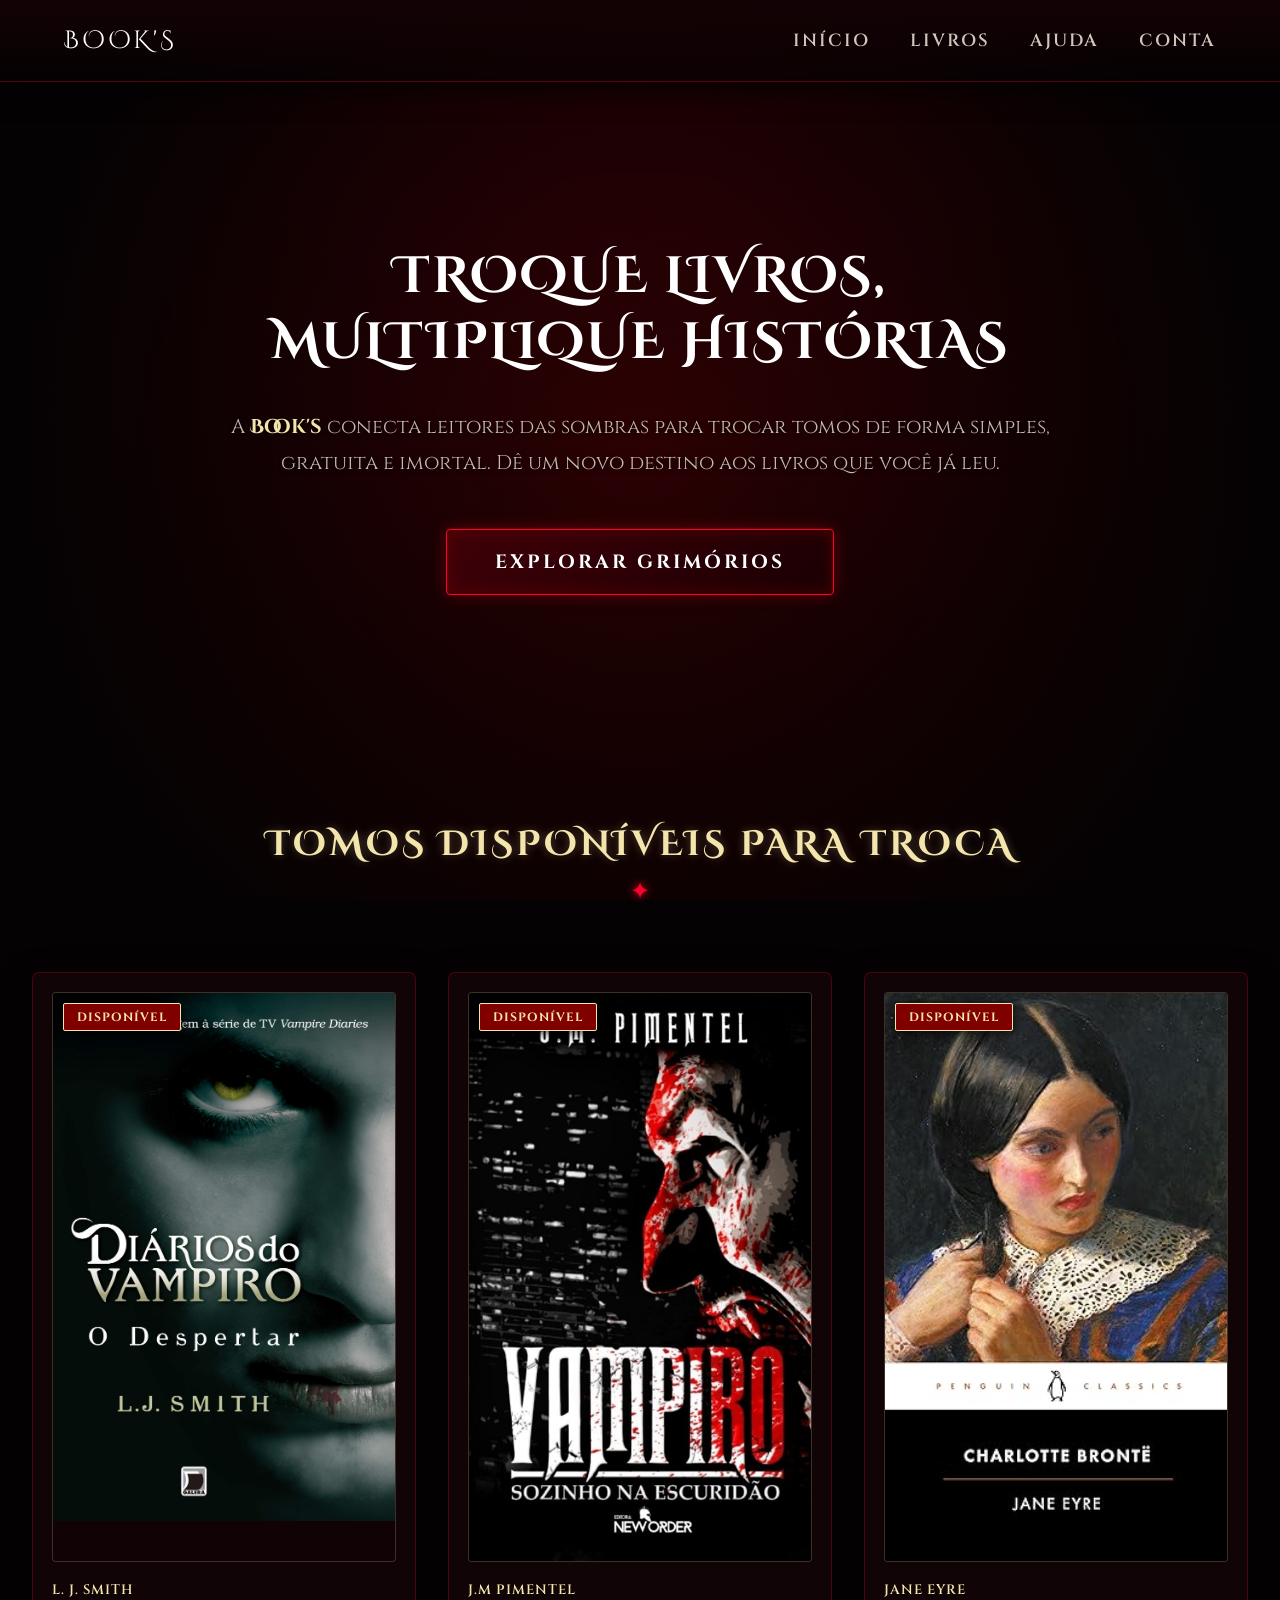
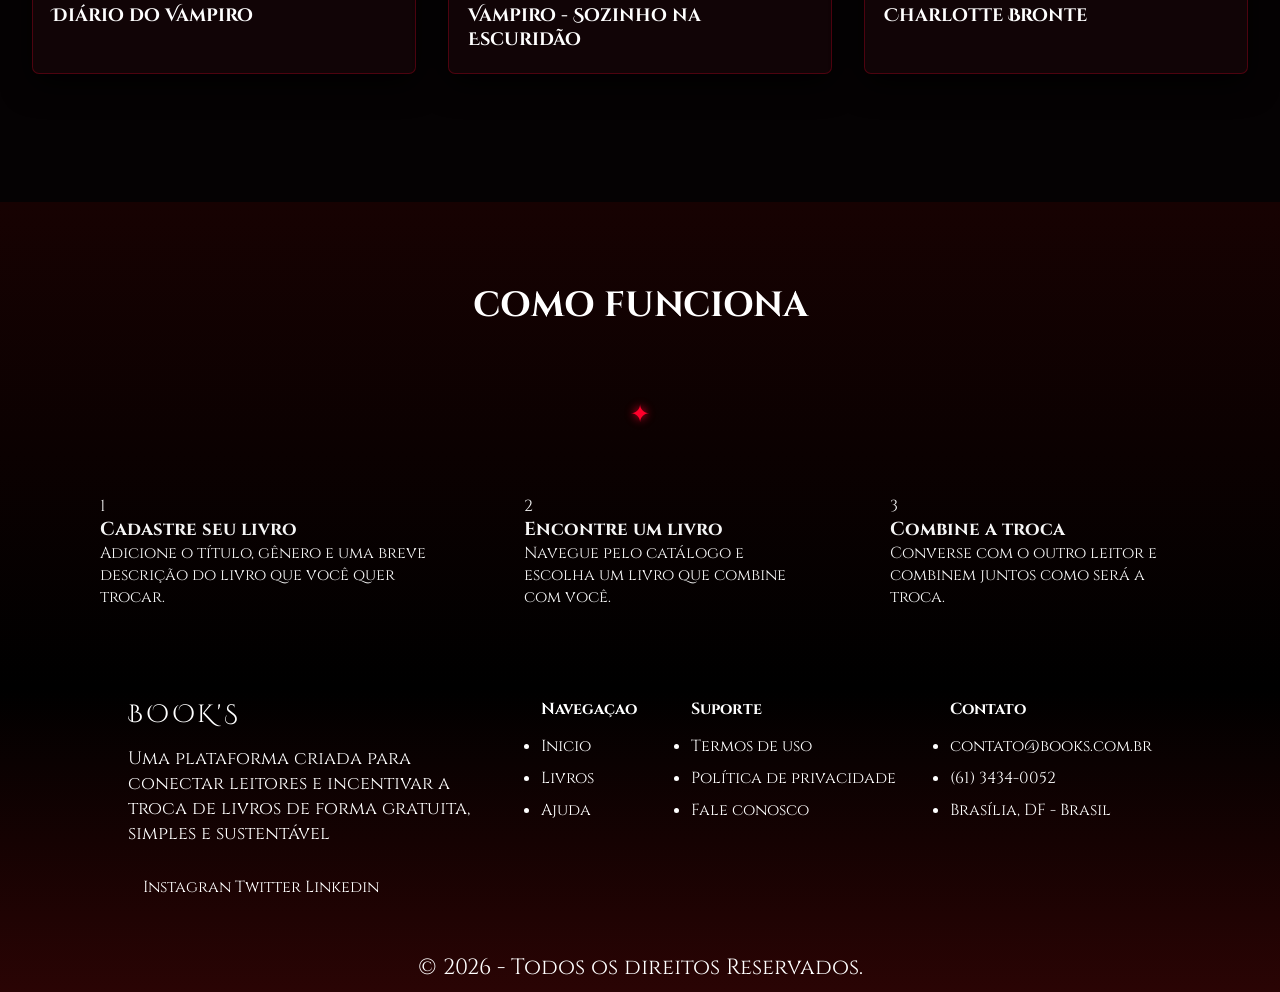
<file: index.html>
<!DOCTYPE html>
<html lang="pt-BR">
<head>
  <meta charset="UTF-8">
  <meta name="viewport" content="width=device-width, initial-scale=1.0">
  <title>BOOK'S - Troque Livros Imortais</title>
  
  <!-- Fontes Góticas e Elegantes do Google Fonts -->
  <link rel="preconnect" href="https://fonts.googleapis.com">
  <link rel="preconnect" href="https://fonts.gstatic.com" crossorigin>
  <link href="https://fonts.googleapis.com/css2?family=Cinzel+Decorative:wght@700;900&family=Cinzel:wght@400;600;700&display=swap" rel="stylesheet">
  
  <link rel="stylesheet" href="style.css">
</head>
<body>

  <!-- Efeito Visual de Névoa de Fundo -->
  <div class="vampire-bg"></div>

  <!-- Cabeçalho -->
  <header class="header">
    <div class="logo">
      BOOK'S
    </div>
    <nav class="nav">
      <a href="#" class="nav-link">INÍCIO</a>
      <a href="#livros" class="nav-link">LIVROS</a>
      <a href="#" class="nav-link">AJUDA</a>
      <a href="login.html" class="nav-link">CONTA</a>
    </nav>
  </header>

  <!-- Seção Principal (Hero) -->
  <main class="hero">
    <div class="hero-content">
      <h1 class="glow-title">
        TROQUE LIVROS,<br>
        <span class="highlight">MULTIPLIQUE HISTÓRIAS</span>
      </h1>

      <p class="description">
        A <strong>Book's</strong> conecta leitores das sombras para trocar tomos de forma simples, gratuita e imortal. Dê um novo destino aos livros que você já leu.
      </p>

      <a href="#livros" class="vampire-btn">
        <span class="btn-text">EXPLORAR GRIMÓRIOS</span>
      </a>
    </div>
  </main>

  <!-- SEÇÃO DE LIVROS DISPONÍVEIS -->
  <section class="books-section" id="livros">
    <div class="section-header">
      <h2 class="section-title">TOMOS DISPONÍVEIS PARA TROCA</h2>
      <div class="divider">✦</div>
    </div>

    <div class="books-grid">
      
      <!-- Card 1: Obsessão Sangria -->
      <article class="book-card">
        <div class="book-cover-wrapper">
          <span class="badge badge-disponivel">Disponível</span>
          <img src="img/diarios-do-vampiro.jpg" alt="Capa do livro">
          <div class="overlay">
            <a href="#" class="btn-trocar">SOLICITAR TROCA</a>
          </div>
        </div>
        <div class="book-info">
          <span class="book-author">L. J. Smith</span>
          <h3 class="book-title">Diário do Vampiro</h3>
        </div>
      </article>

      <article class="book-card">
        <div class="book-cover-wrapper">
          <span class="badge badge-disponivel">Disponível</span>
          <img src="img2/61XzNR2UfTL._SL1000_.jpg" alt="Capa O Castelo de Otranto" class="book-cover">
          <div class="overlay">
            <a href="#" class="btn-trocar">SOLICITAR TROCA</a>
          </div>
        </div>
        <div class="book-info">
          <span class="book-author">J.M Pimentel</span>
          <h3 class="book-title">Vampiro - Sozinho na Escuridão</h3>
        </div>
      </article>

      <!-- Card 3: Cuentos Góticos -->
      <article class="book-card">
        <div class="book-cover-wrapper">
          <span class="badge badge-disponivel">Disponível</span>
          <img src="img3/81pwJjgcwwL._SY466_.jpg" alt="Capa Cuentos Góticos" class="book-cover">
          <div class="overlay">
            <a href="#" class="btn-trocar">SOLICITAR TROCA</a>
          </div>
        </div>
        <div class="book-info">
          <span class="book-author">Jane Eyre</span>
          <h3 class="book-title">Charlotte Bronte</h3>
        </div>
      </article>
    </body>
    
<!-- FIM DA GRID DE CARDS -->
    </div>

  <!-- 1. CERTIFIQUE-SE DE FECHAR A SEÇÃO DE LIVROS AQUI: -->
  </section>


  <!-- 2. AGORA A SEÇÃO DE AJUDA FICA TOTALMENTE SEPARADA ABAIXO -->
  <section class="ajuda" id="ajuda">
    <div class="section-header">
      <h2>COMO FUNCIONA</h2>
      <div class="divider">✦</div>
    </div>

    <div class="todos-passos">
      <div class="passo">
        <span class="numero-passo">1</span>
        <h3>Cadastre seu livro</h3>
        <p>Adicione o título, gênero e uma breve descrição do livro que você quer trocar.</p>
      </div>

      <div class="passo">
        <span class="numero-passo">2</span>
        <h3>Encontre um livro</h3>
        <p>Navegue pelo catálogo e escolha um livro que combine com você.</p>
      </div>

      <div class="passo">
        <span class="numero-passo">3</span>
        <h3>Combine a troca</h3>
        <p>Converse com o outro leitor e combinem juntos como será a troca.</p>
      </div>
    </div>
  </section>
</html>
    <footer>
        <div class="footer-container">
                <div class="footer-coluna">
                        <div class="logo"><span>Book's</span></div>
                        <p>Uma plataforma criada para conectar leitores e incentivar a troca de livros de forma gratuita, simples e sustentável</p>

                        <div class="footer-social">
                            <a href="#"> Instagran </a>
                            <a href="#"> Twitter </a>
                            <a href="#"> Linkedin </a>
                        </div>
                </div>
                <div class="footer-coluna">
                    <h4>Navegaçao</h4>
                    <ul>
                        <li> <a href="#">Inicio</a></li>
                        <li> <a href="#">Livros</a></li>
                        <li> <a href="#">Ajuda</a></li>
                    </ul>
                </div>
                <div class="footer-coluna">
                    <h4>Suporte</h4>
                    <ul>
                        <li> <a href="#">Termos de uso</a></li>
                        <li> <a href="#">Política de privacidade</a></li>
                        <li> <a href="#">Fale conosco</a></li>
                    </ul>
                </div>
                   <div class="footer-coluna">
                    <h4>Contato</h4>
                    <ul>
                        <li> contato@books.com.br</li>
                        <li> (61) 3434-0052</li>
                        <li> Brasília, DF - Brasil</li>
                    </ul>
                </div>
        </div>
        <hr class="footer-linha">  
        <p class="footer-copy"> &copy; 2026 - Todos os direitos Reservados.</p>
    </footer>

</body>

</html>
</file>
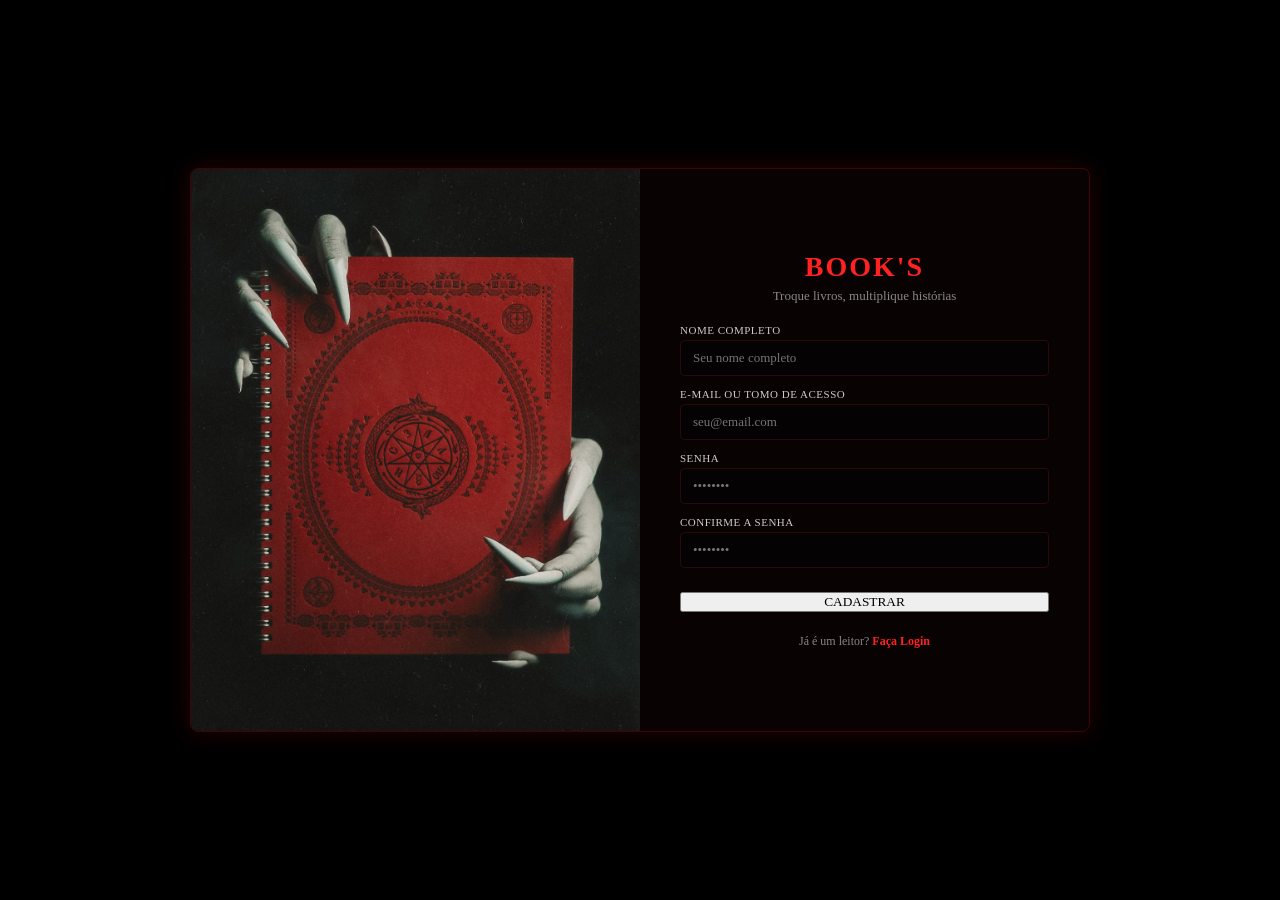
<file: cadastro.html>
<!DOCTYPE html>
<html lang="pt-br">
<head>
    <meta charset="UTF-8">
    <meta name="viewport" content="width=device-width, initial-scale=1.0">
    <link rel="stylesheet" href="login.css">
    <script defer src="cadastroo.js"></script>
    <title>Área de Cadastro | BOOK'S</title>
</head>
<body>

    <main>
       
        <section class="sessao-imagem">
         
            <img src="img4.jpg" alt="Capa Book's">
        </section>
        
        <!-- Lado Direito: Formulário de Cadastro -->
        <section class="sessao-login">
            <div class="area-titulo">
                <h1><span>BOOK'S</span></h1>
                <h2>Troque livros, multiplique histórias</h2>
            </div>

            <form class="form-login" action="#">
                <div class="campo-input">
                    <label for="nome">Nome Completo</label>
                    <input type="text" id="nome" placeholder="Seu nome completo" required>
                </div>

                <div class="campo-input">
                    <label for="email">E-mail ou Tomo de Acesso</label>
                    <input type="email" id="email" placeholder="seu@email.com" required>
                </div>

                <div class="campo-input">
                    <label for="senha">Senha</label>
                    <input type="password" id="senha" placeholder="••••••••" required>
                </div>

                <!-- CAMPO ADICIONADO: CONFIRMAR SENHA -->
                <div class="campo-input">
                    <label for="confirmar-senha">Confirme a Senha</label>
                    <input type="password" id="confirmar-senha" placeholder="••••••••" required>
                </div>

                <label id="msg-erro"></label>

                <button type="submit" id ="btn-cadastrar">CADASTRAR</button>

                <p class="criar-conta">
                    Já é um leitor? <a href="login.html">Faça Login</a>
                </p>
            </form>
        </section>
    </main>

</body>
</html>
</file>
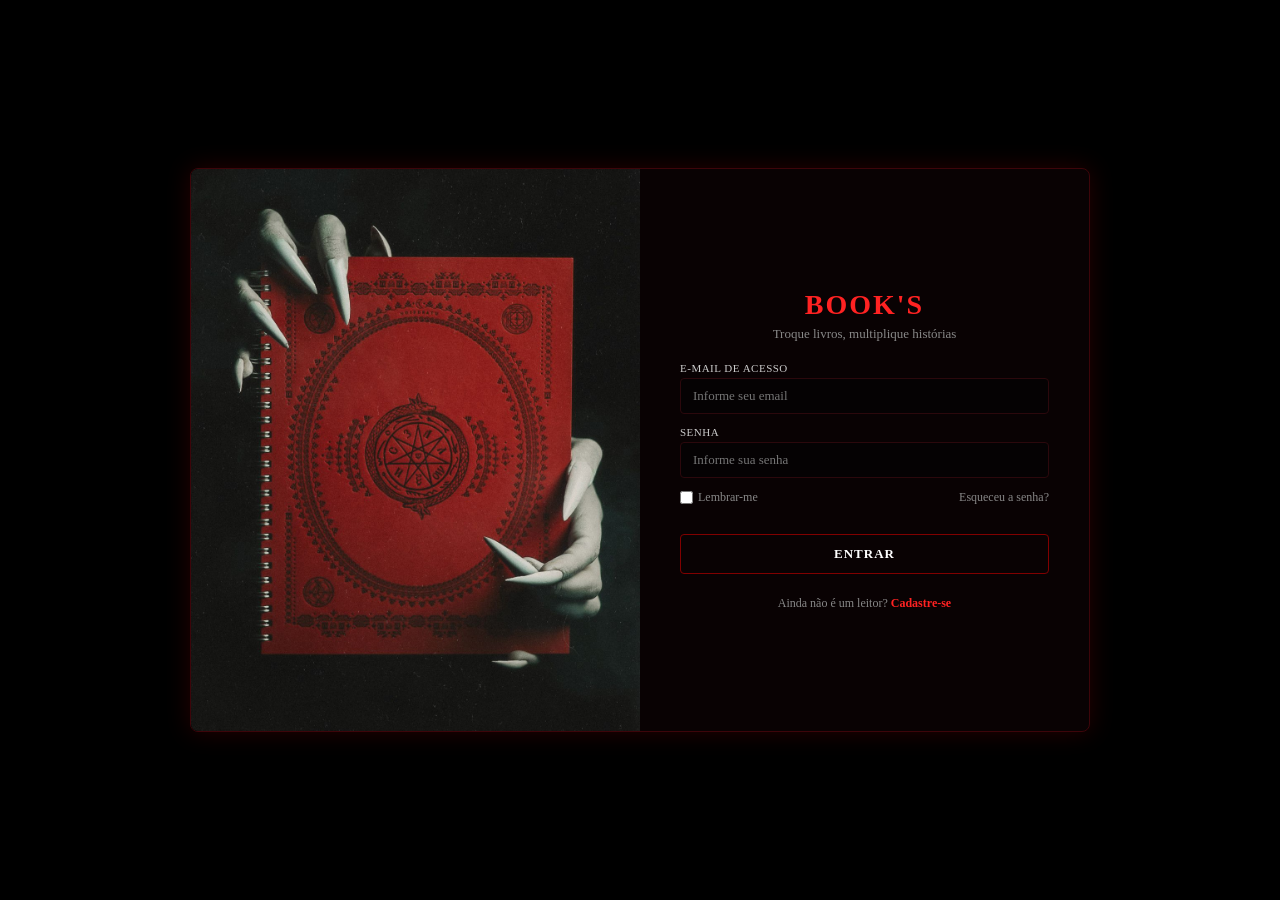
<file: login.html>
<!DOCTYPE html>
<html lang="pt-br">
<head>
    <meta charset="UTF-8">
    <meta name="viewport" content="width=device-width, initial-scale=1.0">
    <link rel="stylesheet" href="login.css">
    <script defer src="login.js"></script>
    <title>Área de Login | BOOK'S</title>
</head>
<body>

    <main>
        <!-- Lado Esquerdo: Imagem -->
        <section class="sessao-imagem">
            <img src="img4.jpg" alt="Capa Book's">
        </section>
        
        <!-- Lado Direito: Formulário de Login -->
        <section class="sessao-login">
            <div class="area-titulo">
                <h1><span>BOOK'S</span></h1>
                <h2>Troque livros, multiplique histórias</h2>
            </div>

            <form class="form-login" action="#">
                <div class="campo-input">
                    <label for="email">E-mail de Acesso</label>
                    <input type="text" id="email" placeholder="Informe seu email">
                </div>

                <div class="campo-input">
                    <label for="senha">Senha</label>
                    <input type="password" id="senha" placeholder="Informe sua senha">
                </div>

                <div class="opcoes-login">
                    <label class="lembrar">
                        <input type="checkbox"> Lembrar-me
                    </label>
                    <a href="" class="esqueci-senha">Esqueceu a senha?</a>
                </div>

                <!-- Corrigido o espaço no id -->
                <p id="msg-login"></p> 

                <!-- Adicionado id="btn-acessar" ao botão -->
                <button type="button" id="btn-acessar" class="btn-login">ENTRAR</button>

                <p class="criar-conta">
                    Ainda não é um leitor? <a href="cadastro.html">Cadastre-se</a>
                </p>
            </form>
        </section>
    </main> 
</body>
</html>
</file>
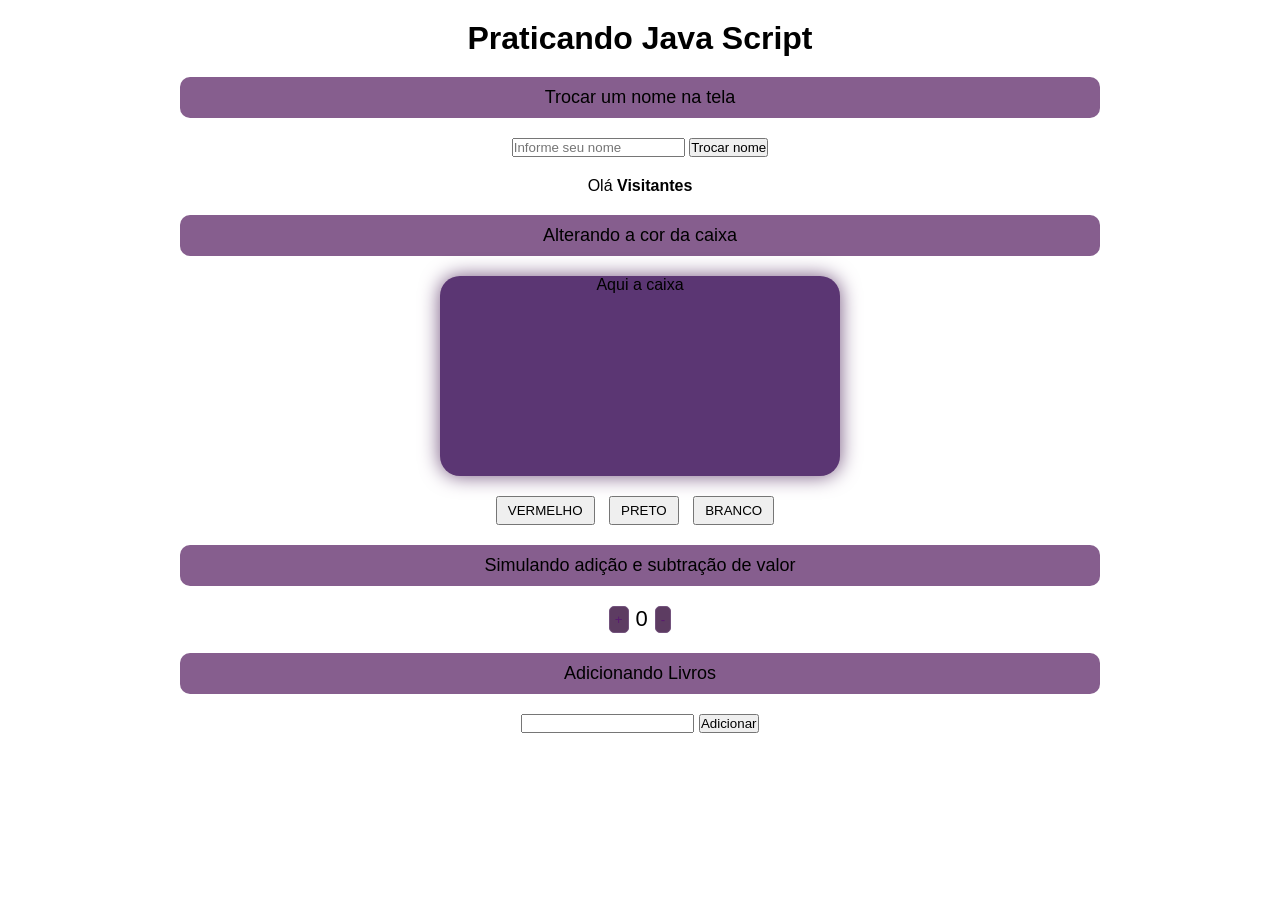
<file: praticando.js/home.html>
<!DOCTYPE html>
<html lang="pt-BR">

<head>
    <meta charset="UTF-8">
    <meta name="viewport" content="width=device-width, initial-scale=1.0">
    <link rel="stylesheet" href="home.css">
    <title>Praticando</title>
</head>

<body>

    <main>
        <h1>Praticando Java Script</h1>
        <section>
            <h2>Trocar um nome na tela </h2>
            <input type="text" id="nome-entrada" placeholder="Informe seu nome ">
            <button id="btn-troca"> Trocar nome </button>
            <p> Olá <b id="nome-saida"> Visitantes </b></p>
        </section>
        <section>
            <h2>Alterando a cor da caixa</h2>
            <div id="caixa"> Aqui a caixa</div>
            <button id="btn_vermelho" class="btn">VERMELHO</button>
            <button id="btn_preto" class="btn">PRETO</button>
            <button id="btn_branco" class="btn">BRANCO</button>
        </section>

        <h2>Simulando adição e subtração de valor</h2>
        <section class="area_add_sub">

            <button id="btn_mais"> + </button>
            <p id="valor_real"> 0 </p>
            <button id="btn_menos"> - </button>
        </section>

        <h2> Adicionando Livros</h2>
        <section class="area-livros">
            <input type="text" id="nome_livro">
            <button id="adiciona_livro"> Adicionar </button>
            
            <ul id="lista_livros"></ul>
        </section>

    </main>
    <script src="home.js"></script>
</body>

</html>
</file>
<file: style.css>
/* RESET BÁSICO E VARIÁVEIS */
* {
  margin: 0;
  padding: 0;
  box-sizing: border-box;
}

html {
  scroll-behavior: smooth;
}

:root {
  --bg-dark: #050203;
  --red-dark: #2b0408;
  --red-blood: #800000;
  --red-bright: #ff002b;
  --text-gold: #f3e5ab;
  --text-white: #f5f5f5;
  --font-gothic: 'Cinzel Decorative', serif;
  --font-serif: 'Cinzel', serif;
}

body {
  background-color: var(--bg-dark);
  color: var(--text-white);
  font-family: var(--font-serif);
  min-height: 100vh;
  display: flex;
  flex-direction: column;
  overflow-x: hidden;
  position: relative;
}

/* Efeito de Névoa & Vignette Vampiresca ao Fundo */
.vampire-bg {
  position: fixed;
  top: 0;
  left: 0;
  width: 100vw;
  height: 100vh;
  background: 
    radial-gradient(circle at center, rgba(128, 0, 0, 0.25) 0%, rgba(5, 2, 3, 0.95) 80%),
    radial-gradient(circle at 50% -20%, rgba(255, 0, 43, 0.15), transparent 70%);
  pointer-events: none;
  z-index: -1;
}

/* HEADER */
.header {
  display: flex;
  justify-content: space-between;
  align-items: center;
  padding: 1.5rem 4rem;
  background: linear-gradient(180deg, rgba(20, 2, 5, 0.95) 0%, rgba(5, 2, 3, 0.6) 100%);
  border-bottom: 1px solid rgba(255, 0, 43, 0.3);
  box-shadow: 0 4px 25px rgba(0, 0, 0, 0.9);
  position: sticky;
  top: 0;
  z-index: 100;
  backdrop-filter: blur(8px);
}

/* LOGO BRILHANTE */
.logo {
  font-family: var(--font-gothic);
  font-size: 2.2rem;
  font-weight: 900;
  letter-spacing: 3px;
  color: #fff;
  text-transform: uppercase;
  animation: vampireGlow 3s infinite alternate ease-in-out;
}

/* NAVEGAÇÃO */
.nav {
  display: flex;
  gap: 2.5rem;
}

.nav-link {
  color: #d1c7bd;
  text-decoration: none;
  font-size: 1.1rem;
  font-weight: 600;
  letter-spacing: 2px;
  transition: all 0.3s ease;
  position: relative;
}

.nav-link:hover {
  color: var(--red-bright);
  text-shadow: 0 0 10px var(--red-bright), 0 0 20px var(--red-blood);
  transform: translateY(-2px);
}

/* HERO SECTION */
.hero {
  min-height: 75vh;
  display: flex;
  justify-content: center;
  align-items: center;
  text-align: center;
  padding: 4rem 2rem;
}

.hero-content {
  max-width: 900px;
}

/* TÍTULO PRINCIPAL CABULOSO COM BRILHO PULSANTE */
.glow-title {
  font-family: var(--font-gothic);
  font-size: 3.2rem;
  line-height: 1.3;
  letter-spacing: 2px;
  color: #ffffff;
  text-transform: uppercase;
  margin-bottom: 2rem;
  animation: titlePulse 4s infinite alternate ease-in-out;
}

.glow-title .highlight {
  color: #fff;
  display: block;
}

/* DESCRIÇÃO */
.description {
  font-size: 1.25rem;
  line-height: 1.8;
  color: #c2b9b0;
  margin-bottom: 3rem;
  font-weight: 400;
  text-shadow: 0 2px 4px rgba(0, 0, 0, 0.8);
}

.description strong {
  color: var(--text-gold);
  font-family: var(--font-gothic);
}

/* BOTÃO VAMPIRESCO */
.vampire-btn {
  display: inline-block;
  padding: 1.2rem 3rem;
  background: linear-gradient(135deg, #400008 0%, #1a0003 100%);
  color: #ffffff;
  text-decoration: none;
  font-family: var(--font-serif);
  font-size: 1.2rem;
  font-weight: 700;
  letter-spacing: 3px;
  border: 1px solid var(--red-bright);
  border-radius: 4px;
  box-shadow: 0 0 15px rgba(255, 0, 43, 0.3), inset 0 0 15px rgba(128, 0, 0, 0.5);
  transition: all 0.4s ease;
}

.vampire-btn:hover {
  background: linear-gradient(135deg, var(--red-blood) 0%, #400008 100%);
  border-color: #ff4d6d;
  box-shadow: 0 0 30px rgba(255, 0, 43, 0.8), inset 0 0 20px rgba(255, 0, 43, 0.6);
  transform: scale(1.05);
  color: #fff;
}

/* ===================================
   SEÇÃO DE LIVROS DISPONÍVEIS
   =================================== */
.books-section {
  padding: 4rem 2rem 8rem 2rem;
  max-width: 1400px;
  margin: 0 auto;
}

.section-header {
  text-align: center;
  margin-bottom: 4rem;
}

.section-title {
  font-family: var(--font-gothic);
  font-size: 2.2rem;
  color: var(--text-gold);
  letter-spacing: 3px;
  text-shadow: 0 0 10px rgba(243, 229, 171, 0.3);
}

.divider {
  color: var(--red-bright);
  font-size: 1.5rem;
  margin-top: 0.5rem;
  text-shadow: 0 0 10px var(--red-bright);
}

/* GRID DE CARDS */
.books-grid {
  display: grid;
  grid-template-columns: repeat(auto-fit, minmax(240px, 1fr));
  gap: 2rem; 
  
  justify-content: center;
}

/* CARD DE LIVRO VITORIANO */
.book-card {
  background: rgba(20, 5, 8, 0.85);
  border: 1px solid rgba(255, 0, 43, 0.25);
  border-radius: 7px;
  padding: 1.2rem;
  box-shadow: 0 10px 30px rgba(0, 0, 0, 0.9);
  transition: all 0.4s cubic-bezier(0.175, 0.885, 0.32, 1.275);
  display: flex;
  flex-direction: column;
  position: relative;
}

.book-card:hover {
  transform: translateY(-10px) scale(1.02);
  border-color: var(--red-bright);
  box-shadow: 0 15px 35px rgba(255, 0, 43, 0.35), 0 0 15px rgba(128, 0, 0, 0.5);
}

/* CONTAINER DA CAPA */
.book-cover-wrapper {
  position: relative;
  width: 100%;
  height: 570px; /*largura*/
  overflow: hidden;
  border-radius: 4px;
  border: 1px solid rgba(243, 229, 171, 0.2);
  background-color: #110305;
}

.book-cover {
  width: 100%;
  height: 100%;
  object-fit: cover;
  transition: transform 0.5s ease;

}

.book-card:hover .book-cover {
  transform: scale(1.08);
}

/* BADGES (SELOS) */
.badge {
  position: absolute;
  top: 10px;
  left: 10px;
  padding: 0.3rem 0.8rem;
  font-size: 0.75rem;
  font-weight: 700;
  letter-spacing: 1px;
  text-transform: uppercase;
  border-radius: 2px;
  z-index: 2;
  box-shadow: 0 2px 10px rgba(0, 0, 0, 0.8);
}

.badge-disponivel {
  background: var(--red-blood);
  color: var(--text-gold);
  border: 1px solid var(--text-gold);
}

.badge-reservado {
  background: #2a2a2a;
  color: #888;
  border: 1px solid #444;
}

/* EFEITO DE HOVER DA CAPA (OVERLAY) */
.overlay {
  position: absolute;
  inset: 0;
  background: rgba(5, 2, 3, 0.85);
  display: flex;
  justify-content: center;
  align-items: center;
  opacity: 0;
  transition: opacity 0.4s ease;
  backdrop-filter: blur(3px);
}

.book-card:hover .overlay {
  opacity: 1;
}

.btn-trocar {
  padding: 0.8rem 1.4rem;
  background: var(--red-blood);
  color: var(--text-gold);
  text-decoration: none;
  font-size: 0.85rem;
  font-weight: 700;
  letter-spacing: 2px;
  border: 1px solid var(--red-bright);
  box-shadow: 0 0 15px var(--red-blood);
  transition: all 0.3s ease;
  text-align: center;
}

.btn-trocar:hover {
  background: var(--red-bright);
  color: #fff;
  box-shadow: 0 0 20px var(--red-bright);
  transform: scale(1.05);
}

.btn-trocar.disabled {
  background: #333;
  border-color: #555;
  color: #777;
  cursor: not-allowed;
  box-shadow: none;
}

/* INFORMAÇÕES DO LIVRO */
.book-info {
  padding-top: 1.2rem;
  display: flex;
  flex-direction: column;
  flex: 1;
}

.book-author {
  font-size: 0.85rem;
  color: var(--text-gold);
  letter-spacing: 1px;
  text-transform: uppercase;
  font-weight: 600;
}

.book-title {
  font-family: var(--font-gothic);
  font-size: 1.15rem;
  margin: 0.3rem 0 0.1rem 0;
  color: #fff;
  line-height: 1.3;
}

.book-sub {
  font-size: 0.8rem;
  color: rgba(255, 0, 43, 0.9);
  margin-bottom: 0.6rem;
  font-style: italic;
}

.book-condition {
  font-size: 0.85rem;
  color: #a0958d;
  margin-bottom: 0.8rem;
}

.book-condition span {
  color: #ddd;
}

.owner-tag {
  font-size: 0.8rem;
  color: rgba(243, 229, 171, 0.7);
  margin-top: auto;
  border-top: 1px solid rgba(255, 0, 43, 0.2);
  padding-top: 0.6rem;
}

/* ANIMAÇÕES DE BRILHO (GLOW) */
@keyframes vampireGlow {
  0% {
    text-shadow: 
      0 0 5px #fff,
      0 0 10px var(--red-bright),
      0 0 20px var(--red-blood);
  }
  100% {
    text-shadow: 
      0 0 10px #fff,
      0 0 25px var(--red-bright),
      0 0 45px var(--red-bright),
      0 0 60px var(--red-blood);
  }
}

@keyframes titlePulse {
  0% {
    text-shadow: 
      0 0 10px rgba(255, 255, 255, 0.8),
      0 0 20px rgba(128, 0, 0, 0.8),
      0 0 30px rgba(128, 0, 0, 0.6);
  }
  50% {
    text-shadow: 
      0 0 15px rgba(255, 255, 255, 1),
      0 0 30px rgba(255, 0, 43, 0.9),
      0 0 50px rgba(255, 0, 43, 0.7),
      0 0 70px rgba(128, 0, 0, 0.9);
  }
  100% {
    text-shadow: 
      0 0 8px rgba(255, 255, 255, 0.7),
      0 0 18px rgba(128, 0, 0, 0.8),
      0 0 35px rgba(128, 0, 0, 0.5);
  }
}

/* RESPONSIVIDADE PARA CELULARES */
@media (max-width: 768px) {
  .header {
    flex-direction: column;
    gap: 1.5rem;
    padding: 1.5rem;
  }

  .glow-title {
    font-size: 2rem;
  }

  .description {
    font-size: 1rem;
  }

  .books-grid {
    grid-template-columns: 1fr;
  }
}
img {
  width:100%;
  height: auto;
  }
.ajuda {
  background-color: #000000;
    padding: 80px 100px;
}
 
.ajuda h2 {
  color: #5d1010;
    text-align: center;
    margin-bottom: 70px;
    font-size: 35px;
}
 
.todos-passos {
    display: flex;
    justify-content: space-between;
    gap: 80px;
}
.ajuda {
  background-image: linear-gradient(#170202, #000000);
    padding: 80px 100px;
}
 
.ajuda h2 {
  color: #ffffff;
    text-align: center;
    margin-bottom: 70px;
    font-size: 35px;
}
 
.todos-passos {
    display: flex;
    justify-content: space-between;
    gap: 80px;
}
footer{
    background-image: linear-gradient(#000000, #2a0404);
    color: #FFF;
    padding: 10px;
}


.footer-container{
    display: flex;
    max-width: 80vw;
    margin: 0 auto;
    justify-content: space-between;
}

.logo{
    font-size: 25px;
    font-weight: 500;
}

.footer-coluna p {
    font-size: 18px;
    margin-top: 15px;
    margin-bottom: 15px;
}


.footer-coluna{
    display: flex;
    flex-direction: column;
    max-width: 28vw;
}

.footer-coluna ul {
    display: flex;
    flex-direction: column;
    gap: 10px;
    margin-top: 15px;
    padding: 0;
}
 a{
    text-decoration: none;
    color: #FFF;
 }


 .footer-coluna h4{
    color: var(--laranja-principal);
 }


 .footer-social{
    padding: 15px;
 }

.footer-linha{
    max-width: 70vw;
    margin: 20px auto;
    border: 1px solid var(--laranja-escurao);
}

.footer-copy{
    margin-top: 20px;
    text-align: center;
    font-size: 22px;
}
</file>
<file: login.css>
* {
  margin: 0;
  padding: 0;
  box-sizing: border-box;
  font-family: 'Cinzel Decorative', serif;
}

body {
  background-color: #000000;
  min-height: 100vh;
  display: flex;
  justify-content: center;
  align-items: center;
  padding: 20px;
}

/* Card Principal Centralizado na Tela com altura auto-ajustável */
main {
  display: flex;
  width: 900px;
  max-width: 95%;
  min-height: 550px;
  background-color: #090203;
  border: 1px solid #3d050a;
  border-radius: 8px;
  box-shadow: 0 0 25px rgba(255, 0, 0, 0.15);
  overflow: hidden;
}

/* Lado Esquerdo - Imagem */
.sessao-imagem {
  width: 50%;
  background-color: #000;
}

.sessao-imagem img {
  width: 100%;
  height: 100%;
  object-fit: cover;
  display: block;
}

/* Lado Direito - Formulário */
.sessao-login {
  width: 50%;
  padding: 30px 40px;
  display: flex;
  flex-direction: column;
  justify-content: center;
}

.area-titulo {
  text-align: center;
  margin-bottom: 20px;
}

.area-titulo h1 span {
  color: #ff2222;
  font-size: 28px;
  letter-spacing: 2px;
  font-weight: bold;
}

.area-titulo h2 {
  color: #888888;
  font-size: 13px;
  font-weight: normal;
  margin-top: 5px;
}

.form-login {
  display: flex;
  flex-direction: column;
  gap: 12px;
}

.campo-input {
  display: flex;
  flex-direction: column;
  gap: 4px;
}

.campo-input label {
  color: #cccccc;
  font-size: 11px;
  text-transform: uppercase;
  letter-spacing: 0.5px;
}

.campo-input input {
  width: 100%;
  padding: 9px 12px;
  background-color: #050203;
  border: 1px solid #2b080c;
  border-radius: 4px;
  color: #ffffff;
  font-size: 13px;
  outline: none;
}

.campo-input input:focus {
  border-color: #ff2222;
}

.opcoes-login {
  display: flex;
  justify-content: space-between;
  align-items: center;
  font-size: 12px;
  color: #888888;
}

.opcoes-login label {
  display: flex;
  align-items: center;
  gap: 5px;
  cursor: pointer;
}

.esqueci-senha {
  color: #888888;
  text-decoration: none;
}

.esqueci-senha:hover {
  color: #ff2222;
}

.btn-login {
  width: 100%;
  padding: 11px;
  margin-top: 5px;
  background-color: transparent;
  color: #ffffff;
  border: 1px solid #800000;
  border-radius: 4px;
  font-size: 13px;
  font-weight: bold;
  letter-spacing: 1px;
  cursor: pointer;
  transition: 0.3s;
}

.btn-login:hover {
  background-color: #800000;
  border-color: #ff2222;
}

.criar-conta {
  text-align: center;
  font-size: 12px;
  color: #888888;
  margin-top: 10px;
}

.criar-conta a {
  color: #ff2222;
  text-decoration: none;
  font-weight: bold;
}

.criar-conta a:hover {
  text-decoration: underline;
}

/* Responsividade */
@media (max-width: 768px) {
  main {
    flex-direction: column;
    height: auto;
  }

  .sessao-imagem,
  .sessao-login {
    width: 100%;
  }

  .sessao-imagem {
    height: 200px;
  }
}
</file>
<file: praticando.js/home.css>
* {
    margin: 0;
    padding: 0;
    font-family: Arial, Helvetica, sans-serif;
}

body {
    width: 100vw;
    height: 100vh;
    text-align: center;
}

main {
    margin: 20px auto;
    width: 75vw;
    text-align: center;
}

h2 {
    background-color: rgb(134, 94, 142);
    border-radius: 10px;
    font-size: 18px;
    font-weight: 400;
    margin: 20px;
    padding: 10px;
}

input {
    margin-bottom: 20px;
}

#caixa {
    width: 400px;
    height: 200px;
    background-color: rgb(91, 54, 115);
    margin: 20px auto;
    box-shadow: 0 0 20px rgb(115, 83, 125);
    border-radius: 20px;
}

.btn {
    padding: 5px 10px;
    margin-right: 10px;

}

.area_add_sub {
    display: flex;
    justify-content: center;
    gap: 7px;
    font-size: 22px;
}

.area_add_sub button {
    padding: 5px;
    background-color: rgb(93, 60, 98);
    border: 1px solid rgb(115, 83, 125);
    color: rgb(89, 27, 112);
    border-radius: 5px;
}

.area_add_sub button:hover {
    background-color: rgb(255, 255, 255);

}

ul{
    width: 400px;
    margin: 0 auto;
}

li{
    list-style: none;
    background-color: #6d5988;
    padding: 0 100px;
    border-radius: 5px;
    margin-bottom: 5px;
}
</file>
